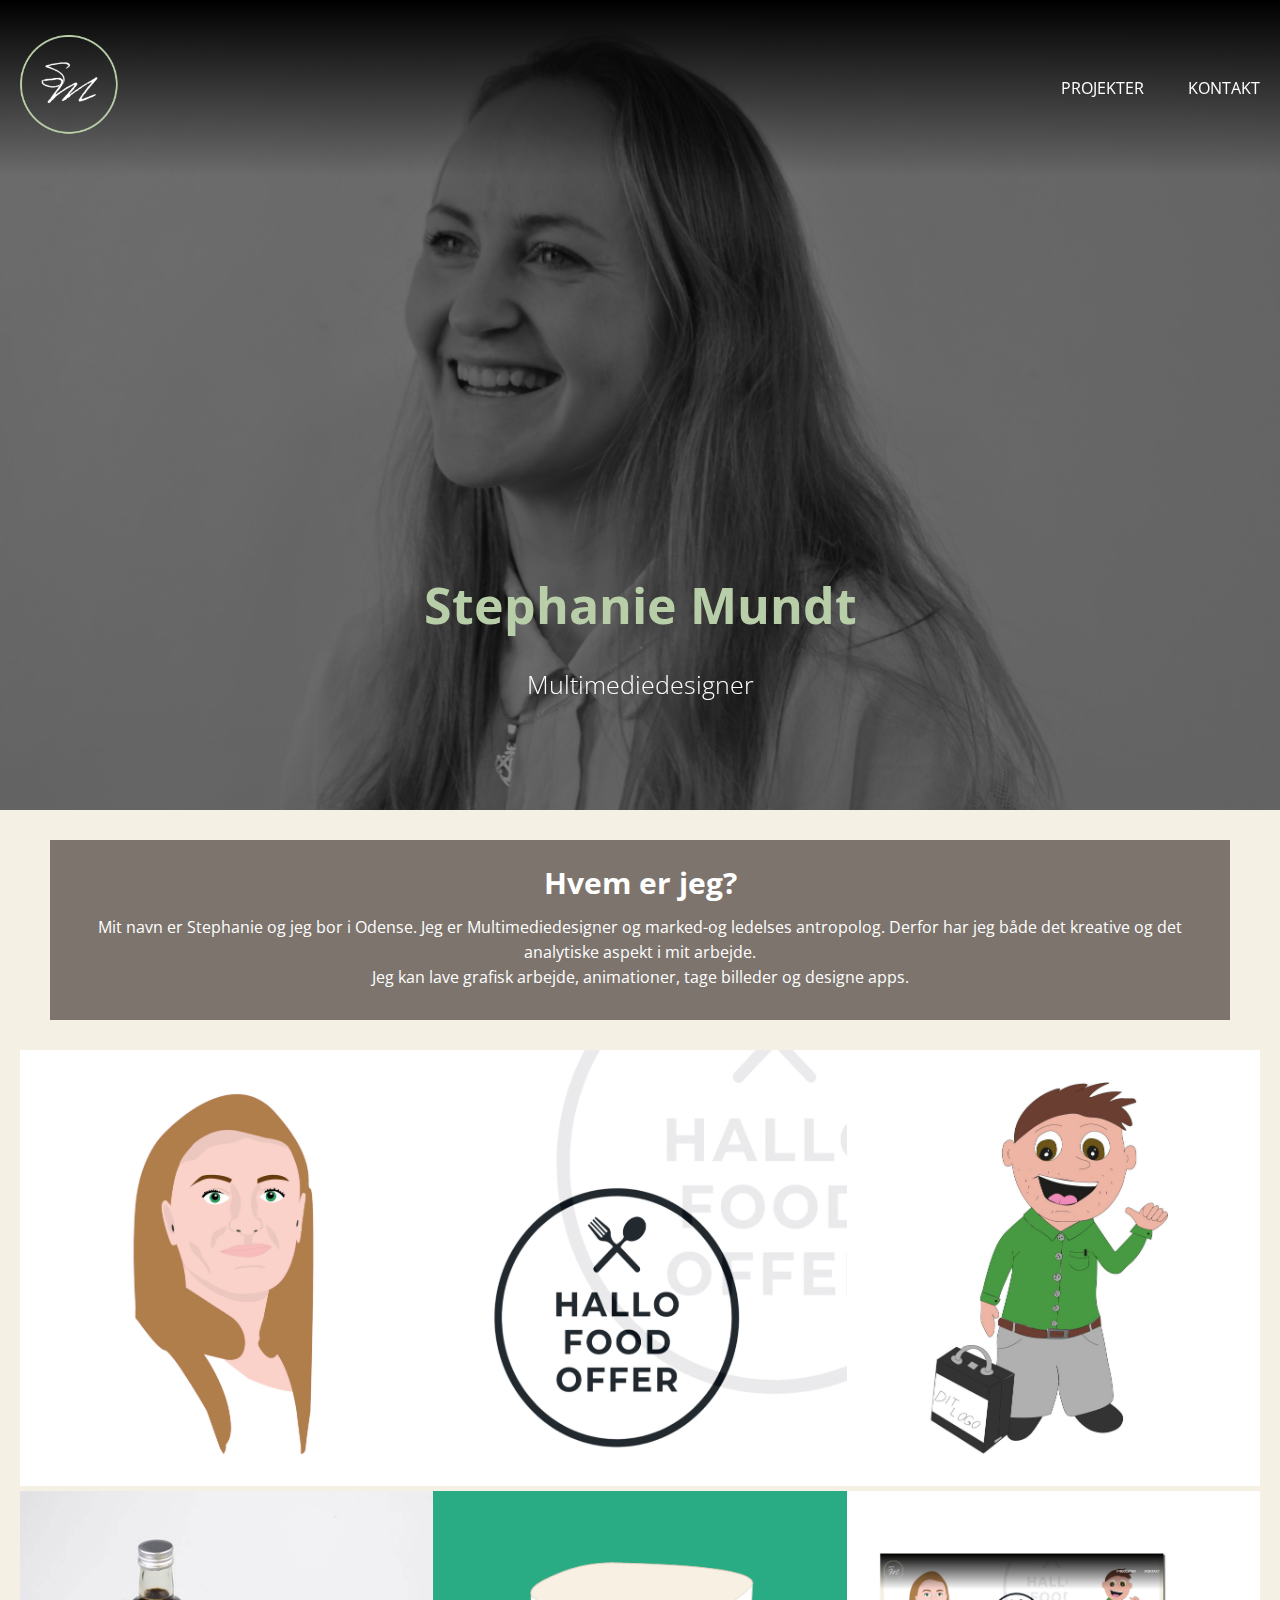
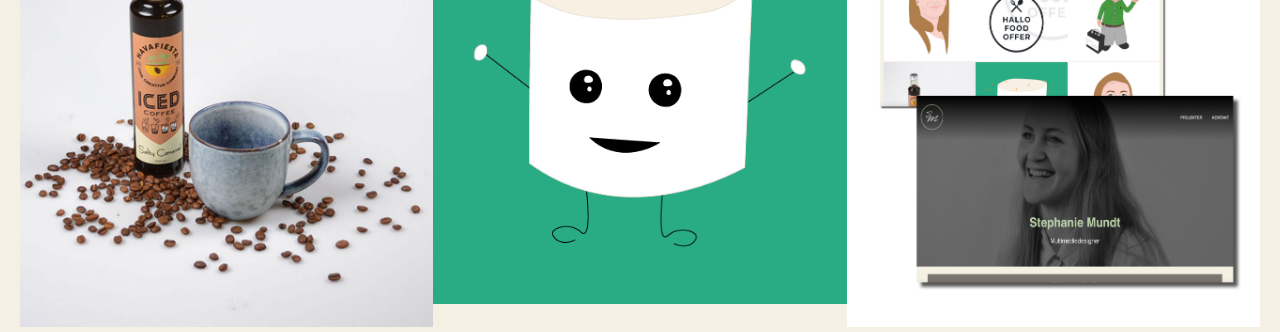
<file: Eksamen/index.html>
<!DOCTYPE html>
<html lang="en" dir="ltr">
<head>
  <meta charset="utf-8">
  <meta name="viewport" content="width=device-width, initial-scale=1.0">
  <link rel="stylesheet" href="style.css">
  <style>
  @import url('https://fonts.googleapis.com/css2?family=Open+Sans&display=swap');
  </style>
  <title>Præsentationsportfolio</title>
</head>

<body>
  <div class="header">
      <div class="navbar">
        <a href="index.html"><img src="medie/logo.png" alt="logo" class="logo"></a>
        <ul>
        <li><a href="projekter.html">Projekter</a></li>
        <li><a href="kontakt.html">Kontakt</a></li>
        </ul>
      </div>
  </div>

      <div class="content">
        <h1>Stephanie Mundt</h1>
        <h2>Multimediedesigner</h2>
  </div>

    <div class="container1">
      <div class="content1">
        <h1>Hvem er jeg?</h1>
        <p>Mit navn er Stephanie og jeg bor i Odense. Jeg er Multimediedesigner
          og marked-og ledelses antropolog. Derfor har jeg både det kreative og det
          analytiske aspekt i mit arbejde.<br>Jeg kan lave grafisk arbejde, animationer,
          tage billeder og designe apps.</p>
    </div>
  </div>

  <div class="container2">
    <div class="projekt1"><a href="projekter.html#projekt1pro"><img src="medie/portrat.jpg" alt="portrat"></a>
      </div>
    <div class="projekt2"><a href="projekter.html#projekt2pro"><img src="medie/foodapp.jpg" alt="foodapp"></a>
      </div>
    <div class="projekt3"><a href="projekter.html#projekt3pro"><img src="medie/tegneserie.jpg" alt="tegneserie"></a>
      </div>
    <div class="projekt4"><a href="projekter.html#projekt4pro"><img src="medie/kaffe.jpg" alt="blomster"></a>
      </div>
    <div class="projekt5"><a href="projekter.html#projekt5pro"><img src="medie/skumfidus.gif" alt="portrat"></a>
      </div>
    <div class="projekt6"><a href="projekter.html#projekt6pro"><img src="medie/hjemmeside.jpg" alt="blomster"></a>
      </div>
  </div>

  </body>
</html>
</file>
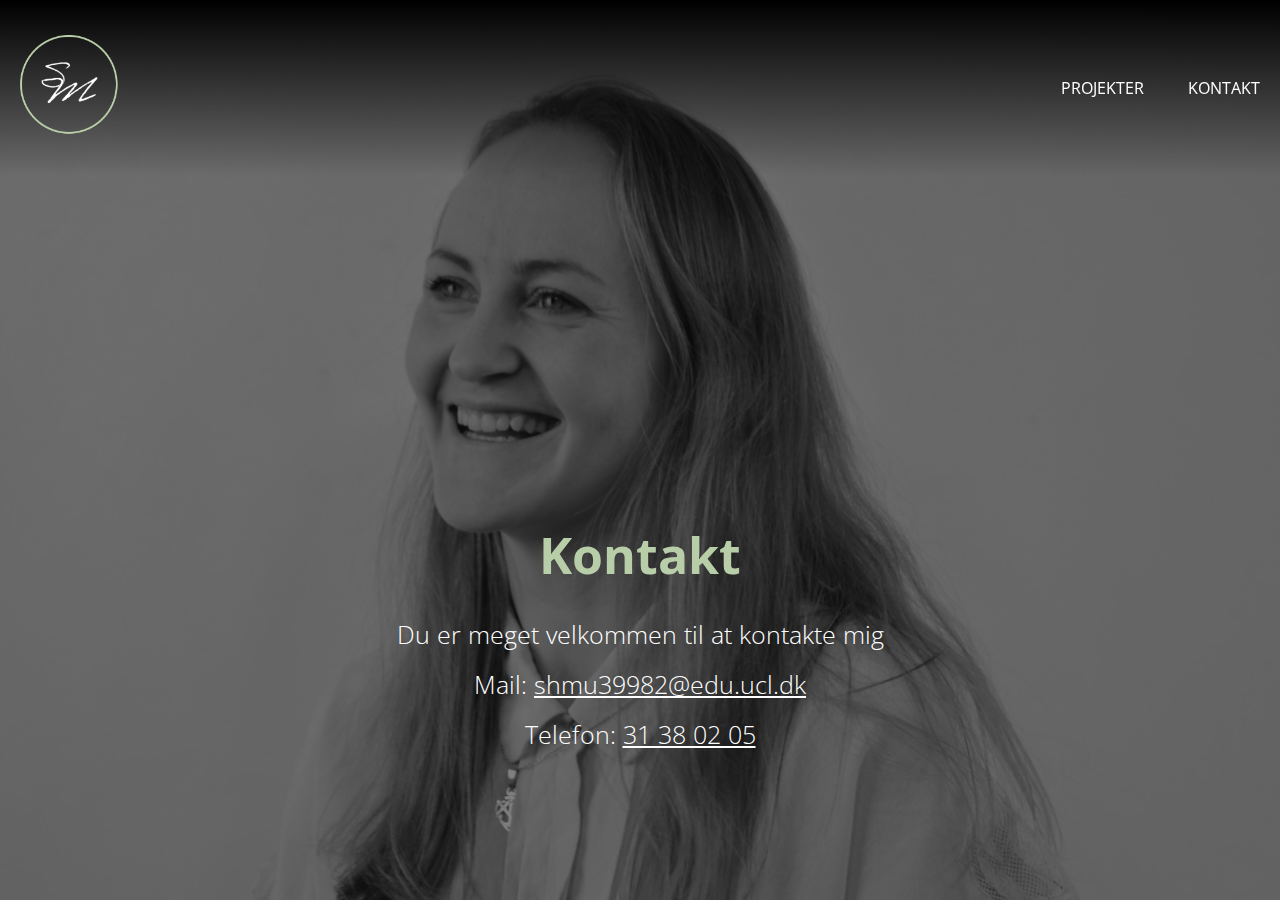
<file: Eksamen/kontakt.html>
<!DOCTYPE html>
<html lang="en" dir="ltr">
<head>
  <meta charset="utf-8">
  <meta name="viewport" content="width=device-width, initial-scale=1.0">
  <link rel="stylesheet" href="style.css">
  <style>
  @import url('https://fonts.googleapis.com/css2?family=Open+Sans&display=swap');
  </style>
  <title>Præsentationsportfolio</title>

</head>
<body>
  <div class="headerkontakt">
    <div class="navbar">
      <a href="index.html"><img src="medie/logo.png" alt="logo" class="logo"></a>
      <ul>
        <li><a href="projekter.html">Projekter</a></li>
        <li><a href="kontakt.html">Kontakt</a></li>
      </ul>
      </div>
    </div>

    <div class="content">
      <h1>Kontakt</h1>
    <div class="kontakt"><h2>Du er meget velkommen til at kontakte mig<br> Mail: <a href="mailto:shmu39982@edu.ucl.dk">shmu39982@edu.ucl.dk</a>
      <br>Telefon: <a href="Tel:+4531380205">31 38 02 05</a></h2>
    </div>
  </div>

  </body>
</html>
</file>
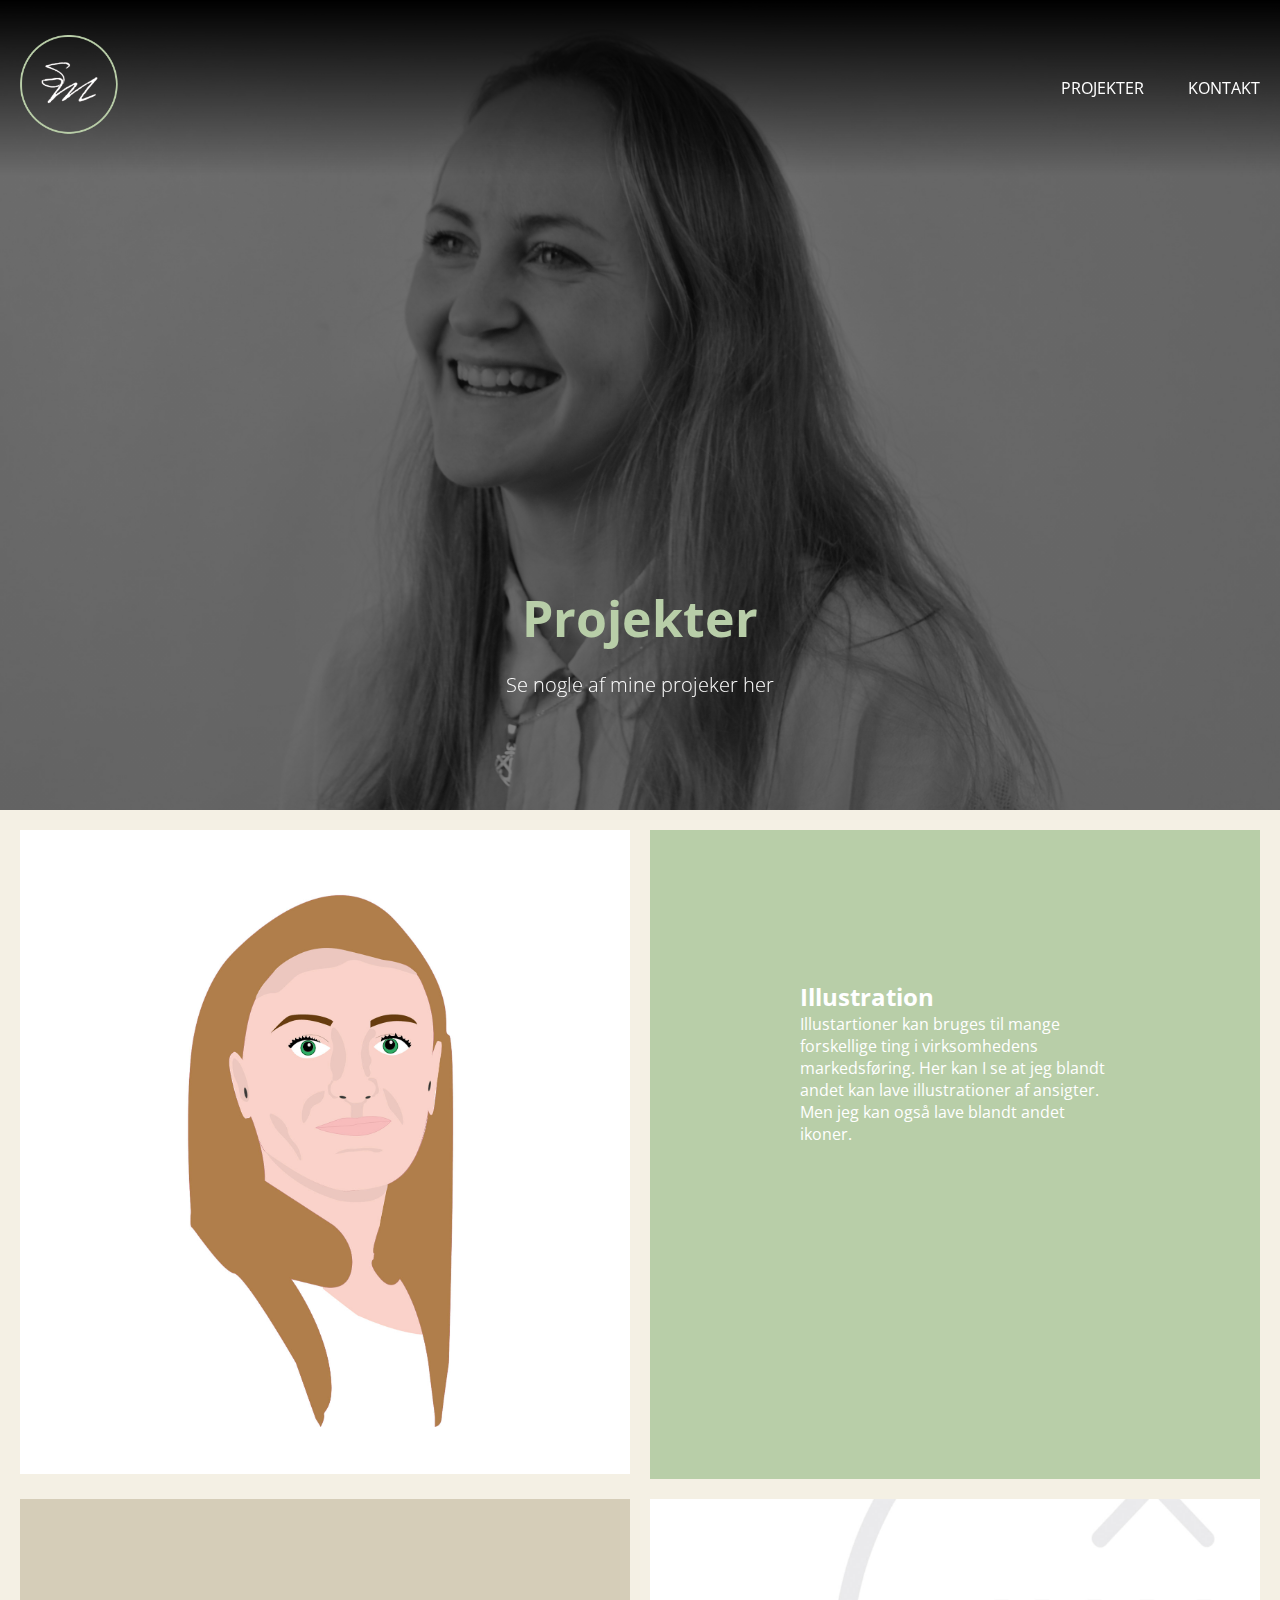
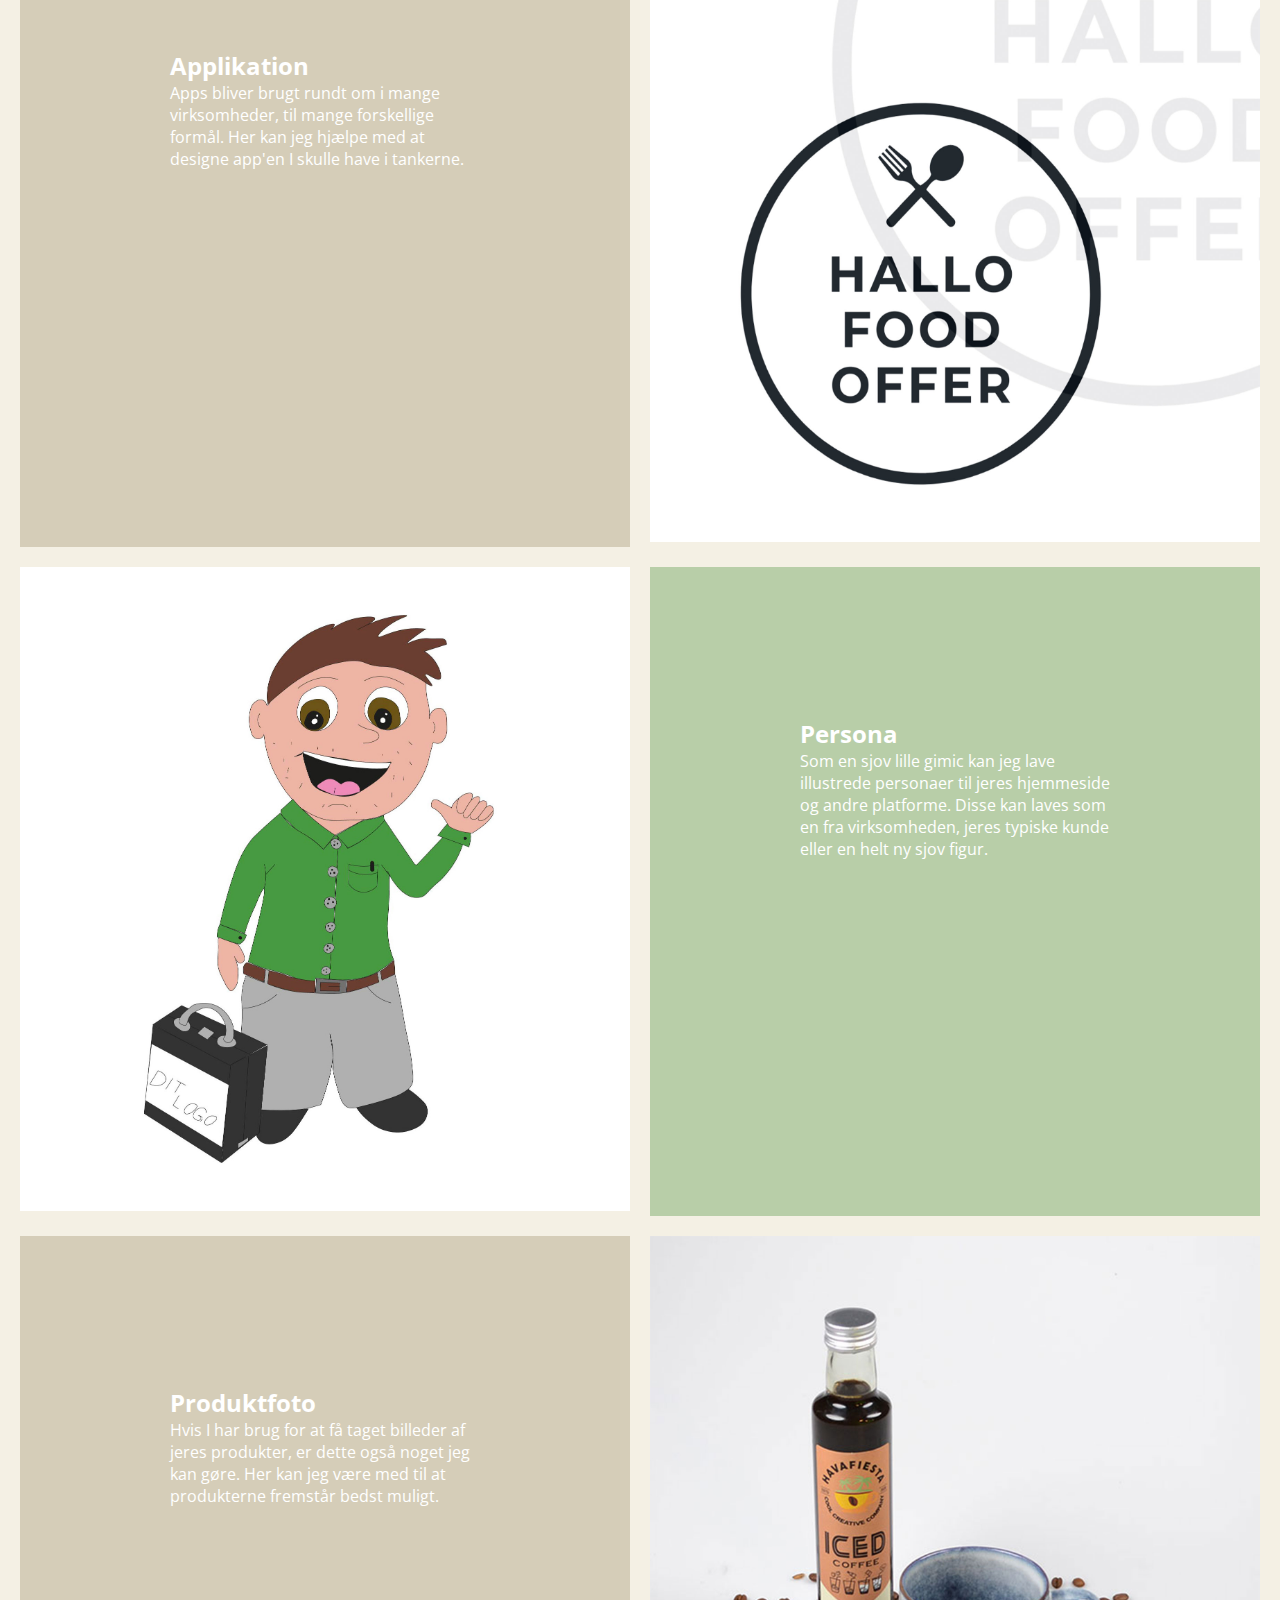
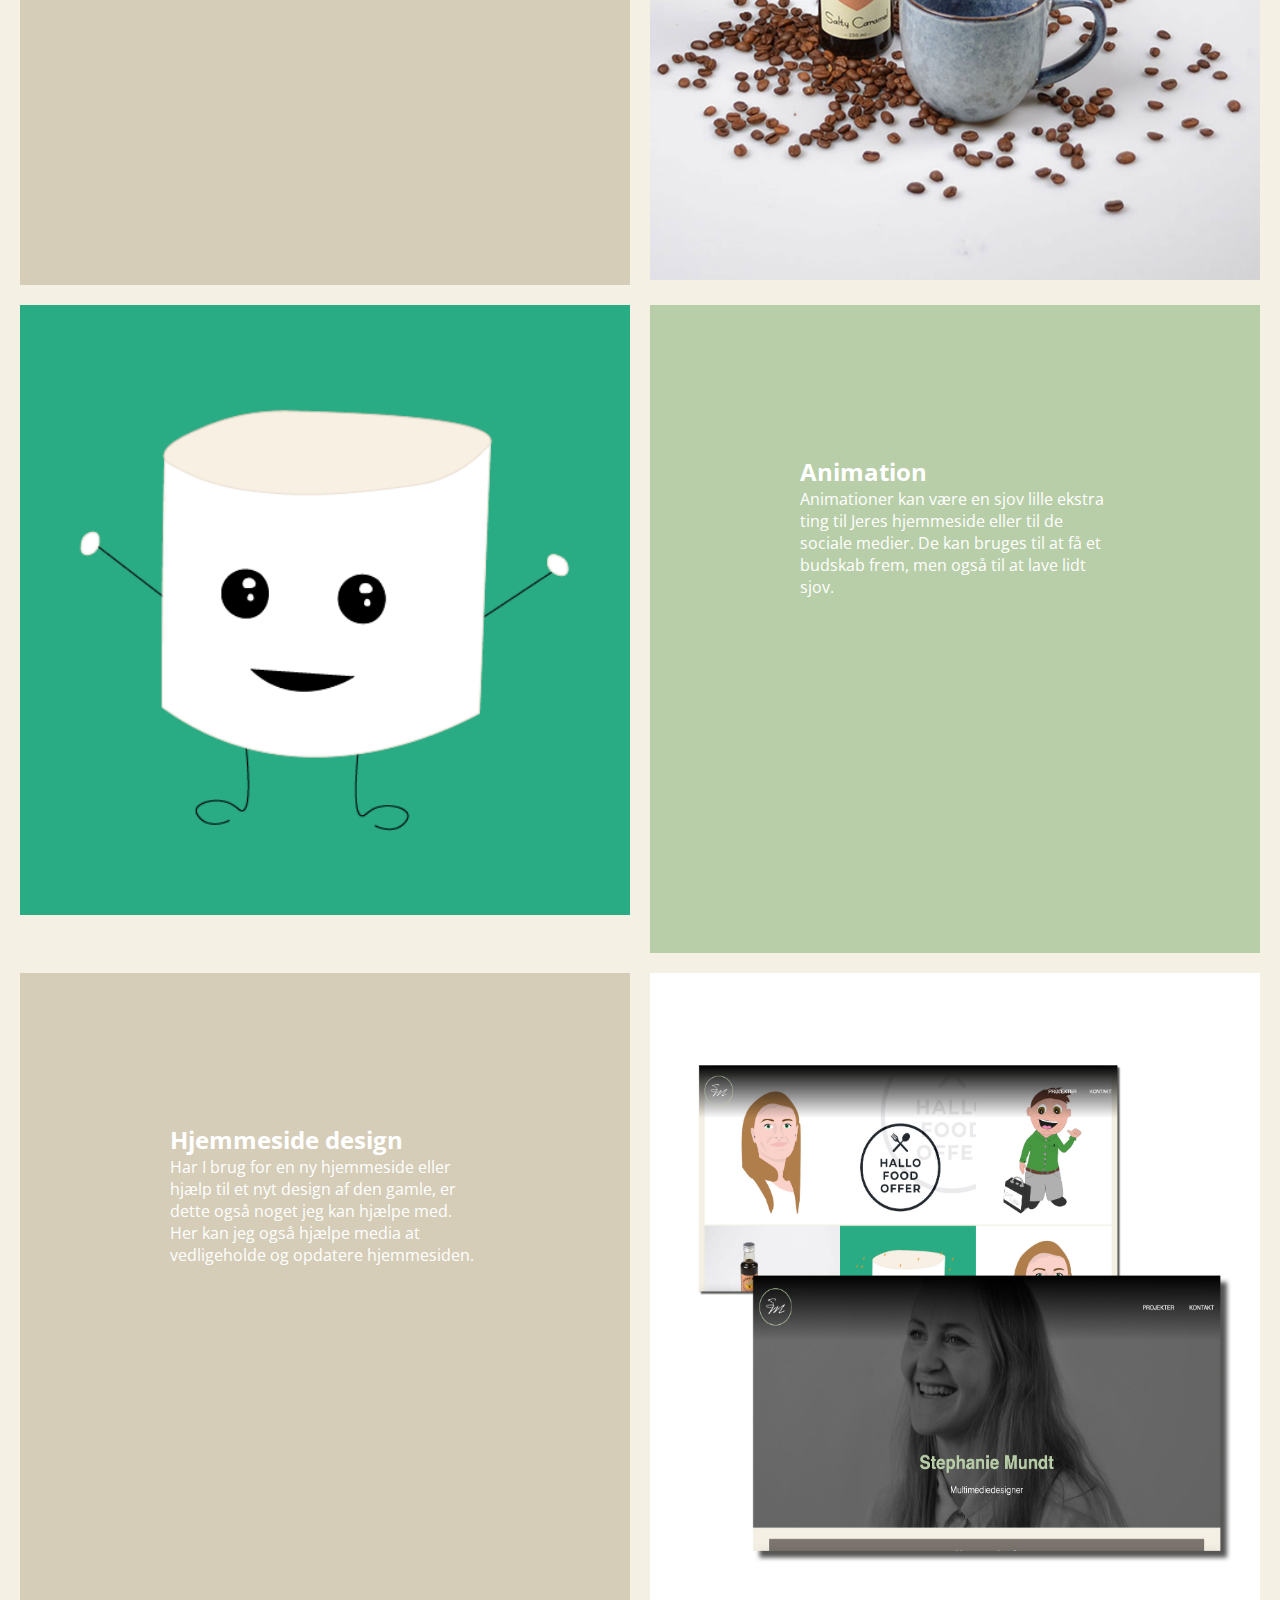
<file: Eksamen/projekter.html>
<!DOCTYPE html>
<html lang="en" dir="ltr">
  <head>
    <meta charset="utf-8">
    <meta name="viewport" content="width=device-width, initial-scale=1.0">
    <link rel="stylesheet" href="style.css">
    <style>
    @import url('https://fonts.googleapis.com/css2?family=Open+Sans&display=swap');
    </style>
    <title>Præsentationsportfolio</title>

  </head>
  <body>
      <div class="header">
          <div class="navbar">
            <a href="index.html"><img src="medie/logo.png" alt="logo" class="logo"></a>
            <ul>
              <li><a href="projekter.html">Projekter</a></li>
              <li><a href="kontakt.html">Kontakt</a></li>
            </ul>
          </div>
      </div>
      <div class="content">
        <h1>Projekter</h1>
        <p>Se nogle af mine projeker her</p>
      </div>


    <div class="container3">
      <div id="projekt1pro"><img src="medie/portrat.jpg" alt="portrat"></div>
      <div class="tekst1pro"><h2>Illustration</h2>Illustartioner kan bruges til mange
        forskellige ting i virksomhedens markedsføring. Her kan I se at jeg blandt andet kan
        lave illustrationer af ansigter. Men jeg kan også lave blandt andet ikoner.
      </div>
      <div class="tekst2pro"><h2>Applikation</h2>Apps bliver brugt rundt om i mange
        virksomheder, til mange forskellige formål. Her kan jeg hjælpe med at designe app'en I
        skulle have i tankerne.
      </div>
      <div id="projekt2pro"><img src="medie/foodapp.jpg" alt="foodapp"></div>
      <div id="projekt3pro"><img src="medie/tegneserie.jpg" alt="portrat"></div>
      <div class="tekst3pro"><h2>Persona</h2>Som en sjov lille gimic kan jeg lave
        illustrede personaer til jeres hjemmeside og andre platforme. Disse kan laves som en fra virksomheden,
        jeres typiske kunde eller en helt ny sjov figur.
      </div>
      <div class="tekst4pro"><h2>Produktfoto</h2>Hvis I har brug for at få
      taget billeder af jeres produkter, er dette også noget jeg kan gøre. Her kan jeg være med til at
      produkterne fremstår bedst muligt.
      </div>
      <div id="projekt4pro"><img src="medie/kaffe.jpg" alt="portrat"></div>
      <div id="projekt5pro"><img src="medie/skumfidus.gif" alt="portrat"></div>
      <div class="tekst5pro"><h2>Animation</h2>Animationer kan være en sjov lille ekstra ting
      til Jeres hjemmeside eller til de sociale medier. De kan bruges til at få et budskab frem, men
      også til at lave lidt sjov.
      </div>
      <div class="tekst6pro"><h2>Hjemmeside design</h2>Har I brug for en ny hjemmeside eller
        hjælp til et nyt design af den gamle, er dette også noget jeg kan hjælpe med. Her kan jeg også hjælpe media
        at vedligeholde og opdatere hjemmesiden.
      </div>
      <div id="projekt6pro"><img src="medie/hjemmeside.jpg" alt="portrat"></div>
    </div>

  </body>
</html>
</file>
<file: Eksamen/style.css>
*{
  margin: 0;
  padding: 0;
  font-family: 'Open Sans', sans-serif;
}
body{
    background: #F4F0E4;
}
.header {
  width:100%;
  height: 90vh;
  text-align: center;
  background-image: linear-gradient(rgba(0, 0, 0, 0.5),rgba(0, 0, 0, 0.5)),url(medie/mig1.jpg);
  background-size: cover;
  background-position: center;
}
.headerkontakt {
  width:100%;
  height: 100vh;
  text-align: center;
  background-image: linear-gradient(rgba(0, 0, 0, 0.5),rgba(0, 0, 0, 0.5)),url(medie/mig1.jpg);
  background-size: cover;
  background-position: center;
}
.navbar{
  width: 100%;
  margin:auto;
  padding: 35px 0;
  display: flex;
  align-items: center;
  justify-content: space-between;
  position: fixed;
  background: linear-gradient(180deg,rgba(0,0,0,1) 0%,rgba(0,0,0,0) 100%);
}
.logo{
  width: 100px;
  height: 100px;
  margin-left: 20px;
  cursor: pointer;
}
.navbar ul li{
  list-style: none;
  display: inline-block;
  margin: 0 20px;
  position:relative;
}
.navbar ul li a{
  text-decoration: none;
  color: #fff;
  text-transform: uppercase;
}
.navbar ul li::after{
  content: '';
  height: 3px;
  width: 0;
  background: #B8CEA8;
  position: absolute;
  left: 0;
  bottom: -10px;
  transition: 0.5s;
}
.navbar ul li:hover::after{
  width: 100%
}
.content{
  width: 100%;
  position: absolute;
  top: 70%;
  transform: translateY(-50%);
  text-align: center;
  color: #fff;
}
.content h1{
  font-size: 50px;
  margin-top: 40px;
  margin-bottom:10px;
  color: #B8CEA8
}
.content h2{
  margin: 20px auto;
  font-weight: 100;
  line-height: 50px;
  font-size: 25px;
}
.content p{
  margin: 20px auto;
  font-size: 20px;
  font-weight: 100;
  line-height: 25px;
}

/* unvisited link */
a:link {
  color: #fff;
}

/* visited link */
a:visited {
  color: #7D746E;
}

/* mouse over link */
a:hover {
  color: #B8CEA8;
}

/*forside tekst*/
.container1 {
  display: grid;
  grid-template-rows: 1fr;
  grid-auto-columns: 1fr;
  gap: 0px 0px;
  margin-top: 30px;
  margin-bottom: 30px;
  margin-left: 50px;
  margin-right: 50px;
  background-color: #7D746E;
  padding: 30px;
  color: #fff;
}

.content1 {
  grid-area: 1 / 1 / 2 / 2;
  text-align:center;
  line-height: 25px;
}
.content1 h1{
  font-size: 30px;
  margin-bottom:20px;
}
/*billede-grid på forside*/
.container2 {
  display: grid;
  grid-template-rows: 1fr 1fr 1fr 1fr 1fr 1fr;
  grid-auto-columns: 1fr;
  gap: 0px 0px;
  grid-auto-flow: row;
  margin-left: 20px;
  margin-right: 20px;
}

.projekt1 { grid-area: 1 / 1 / 2 / 2;
}
.projekt1 img{
  width: 100%;
}
.projekt2 { grid-area: 2 / 1 / 3 / 2;
}
.projekt2 img{
  width: 100%;
}
.projekt3 { grid-area: 3 / 1 / 4 / 2;
}
.projekt3 img{
  width: 100%;
}
.projekt4 { grid-area: 4 / 1 / 5 / 2;
}
.projekt4 img{
  width: 100%;
}
.projekt5 { grid-area: 5 / 1 / 6 / 2;
}
.projekt5 img{
  width: 100%;
  background-color: #29ab84;
}
.projekt6 { grid-area: 6 / 1 / 7 / 2;
}
.projekt6 img{
  width: 100%;
}

/*grid projekt side*/
.container3 {
  display: grid;
  grid-template-rows: 1fr 1fr 1fr 1fr 1fr 1fr 1fr 1fr 1fr 1fr 1fr 1fr;
  grid-auto-columns: 1fr;
  grid-auto-flow: row;
  gap: 0px 0px;
  color: #fff;
}

#projekt1pro { grid-area: 1 / 1 / 2 / 2;
}
#projekt1pro img{
  width: 100%;
}
.tekst1pro { grid-area: 2 / 1 / 3 / 2;
  background: #B8CEA8;
  padding: 100px;
}
#projekt2pro { grid-area: 3 / 1 / 4 / 2;
}
#projekt2pro img{
  width: 100%;
}
.tekst2pro { grid-area: 4 / 1 / 5 / 2;
  background:#D5CDB8;
  padding: 100px;
}
#projekt3pro { grid-area: 5 / 1 / 6 / 2;
}
#projekt3pro img{
  width: 100%;
}
.tekst3pro { grid-area: 6 / 1 / 7 / 2;
  background: #B8CEA8;
  padding: 100px;
}
#projekt4pro { grid-area: 7 / 1 / 8 / 2;
}
#projekt4pro img{
  width: 100%;
}
.tekst4pro { grid-area: 8 / 1 / 9 / 2;
  background:#D5CDB8;
  padding: 100px;
}
#projekt5pro { grid-area: 9 / 1 / 10 / 2;
}
#projekt5pro img{
  width: 100%;
}
.tekst5pro { grid-area: 10 / 1 / 11 / 2;
  background:#B8CEA8;
  padding: 100px;
}
#projekt6pro { grid-area: 11 / 1 / 12 / 2;
}
#projekt6pro img{
  width: 100%;
}
.tekst6pro { grid-area: 12 / 1 / 13 / 2;
  background:#D5CDB8;
  padding: 100px;
}

/*Style på skærm over 600px*/
@media only screen and (min-width:600px){
  html,body {
    height: 100%;
}

.container2 {
  display: grid;
  grid-template-columns: 1fr 1fr 1fr;
  grid-template-rows: 1fr 1fr;
  grid-auto-flow: row;
  grid-template-areas:
  "projekt1 projekt2 projekt3"
  "projekt4 projekt5 projekt6"
  ". . .";
}

.projekt1 { grid-area: projekt1; }

.projekt2 { grid-area: projekt2; }

.projekt3 { grid-area: projekt3; }

.projekt4 { grid-area: projekt4; }

.projekt5 { grid-area: projekt5; }

.projekt6 { grid-area: projekt6; }
}

/*Style på skærm over 700px*/
@media only screen and (min-width:970px){
  html,body {
    height: 100%;
}
.container3 {
  display: grid;
  margin-top: 20px;
  margin-left: 20px;
  margin-right: 20px;
  grid-template-columns: 1fr 1fr;
  grid-template-rows: 1fr 1fr 1fr 1fr 1fr 1fr;
  gap: 20px 20px;
  margin-bottom: 20px;
  grid-template-areas:
  "projekt1pro tekst1pro"
  "tekst2pro projekt2pro"
  "projekt3pro tekst3pro"
  "tekst4pro projekt4pro"
  "projekt5pro tekst5pro"
  "tekst6pro projekt6pro";
}

#projekt1pro { grid-area: projekt1pro;}
#projekt1pro img{
  width: 100%;
}
.tekst1pro { grid-area: tekst1pro;
  background: #B8CEA8;
  padding: 150px;
}
.tekst2pro { grid-area: tekst2pro;
  background:#D5CDB8;
  padding: 150px;
}
#projekt2pro { grid-area: projekt2pro;}
#projekt2pro img{
  width: 100%;
}
#projekt3pro { grid-area: projekt3pro;}
#projekt3pro img{
  width: 100%;
}
.tekst3pro { grid-area: tekst3pro;
  background: #B8CEA8;
  padding: 150px;
}
.tekst4pro { grid-area: tekst4pro;
  background:#D5CDB8;
  padding: 150px;
}
#projekt4pro { grid-area: projekt4pro;}
#projekt4pro img{
  width: 100%;
}
#projekt5pro { grid-area: projekt5pro;}
#projekt5pro img{
  width: 100%;
}
.tekst5pro { grid-area: tekst5pro;
  background:#B8CEA8;
  padding: 150px;
}
.tekst6pro { grid-area: tekst6pro;
  background:#D5CDB8;
  padding: 150px;
}
#projekt6pro { grid-area: projekt6pro;}
#projekt6pro img{
  width: 100%;
}
}
</file>
